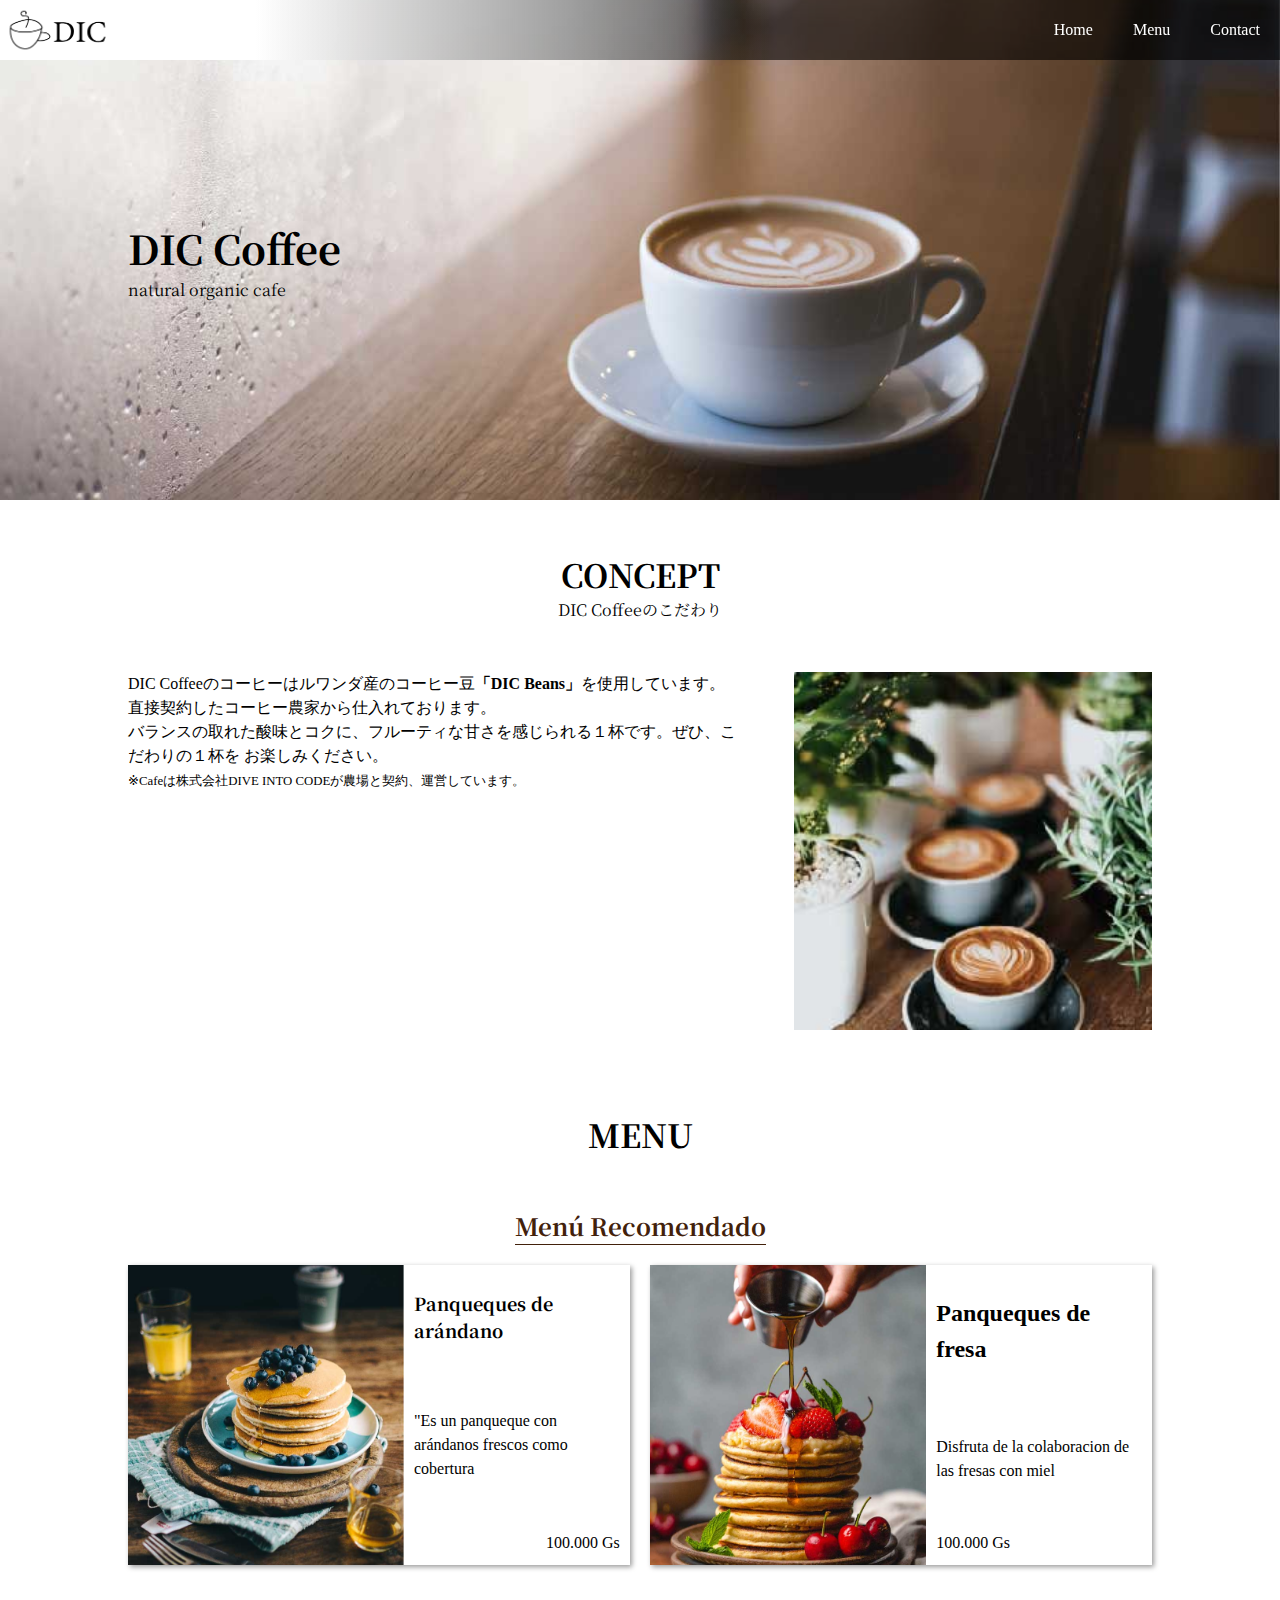
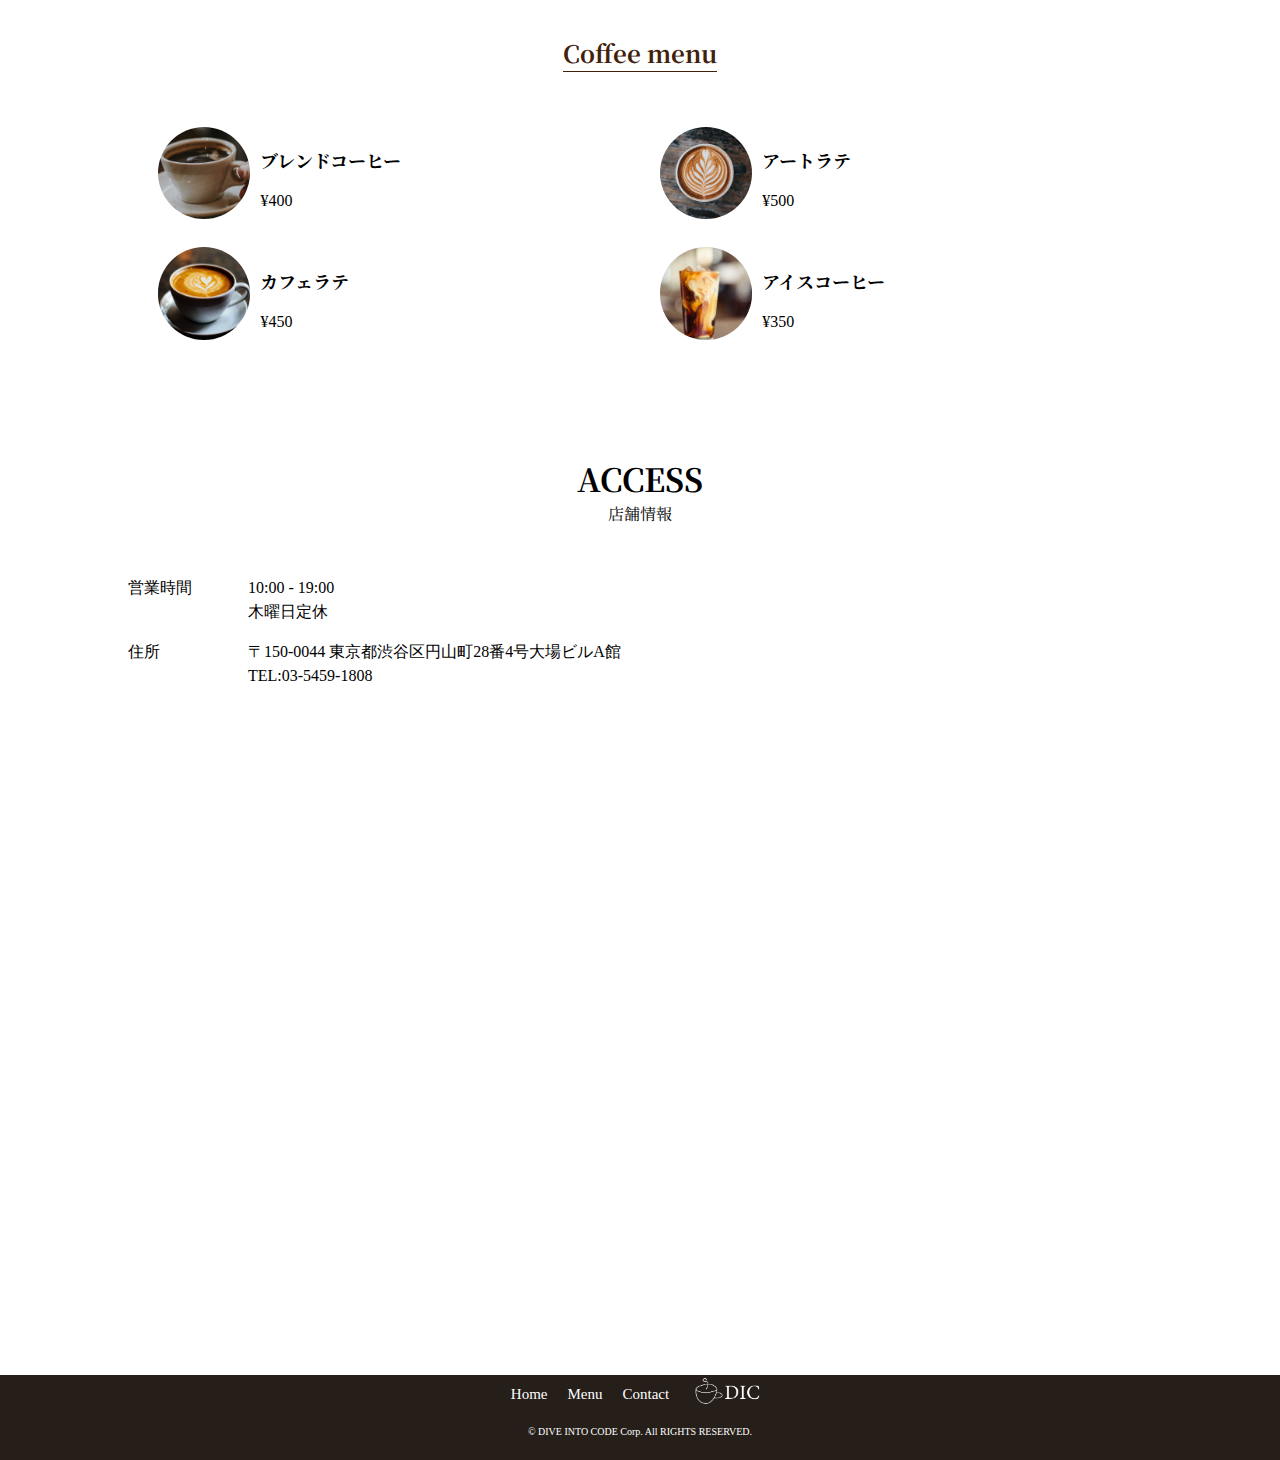
<file: index.html>
<!DOCTYPE html>
<html>
  <head>
    <title>DIC cafe</title>
    <link href="css/nomalize.css" rel="stylesheet">
    <link href="css/main.css" rel="stylesheet">
    <link href="https://fonts.googleapis.com/css2?family=Noto+Serif+JP:wght@400;700&display=swap" rel="stylesheet">
  </head>
  <body>
    <header>
      <nav class="header_nav">
        <a href="index.html" class="logo"><img src="images/sample_logo_k.png"></a>
        <ul class="global_nav">
          <a href="index.html" class="global_nav_item">
            <li>Home</li>
          </a>
          <a href="menu.html" class="global_nav_item">
            <li>Menu</li>
          </a>
          <a href="contact.html" class="global_nav_item">
            <li>Contact</li>
          </a>
        </ul>
      </nav>
      <div class="key section_inner">
        <h1>DIC Coffee</h1>
        <p>natural organic cafe</p>
      </div>
    </header>
    <section>
      <article class="section_inner">
        <div class="section_title">
          <h1>CONCEPT</h1>
          <p>DIC Coffeeのこだわり</p>
        </div>
        <div class="concept_inner">
          <p class="concept_content">
            DIC Coffeeのコーヒーはルワンダ産のコーヒー豆<strong>「DIC Beans」</strong>を使用しています。<br>
            直接契約したコーヒー農家から仕入れております。<br>
            バランスの取れた酸味とコクに、フルーティな甘さを感じられる１杯です。ぜひ、こだわりの１杯を
            お楽しみください。<br>
            <small>※Cafeは株式会社DIVE INTO CODEが農場と契約、運営しています。</small>
          </p>
          <img src="images/sample_concept.jpg" class="concept_image">
        </div>
      </article>
      <article class="section_inner menu_section">
        <div class="section_title">
          <h1>MENU</h1>
        </div>
        <section>
            <div class="center">
              <h1 class="menu_title">Menú Recomendado</h1>
            </div>
            <ul class="menu_list_recommended">
              <li class="menu_item_recommended">
                <div class="menu_item_content">
                  <h2 class="menu_item_title">Panqueques de arándano</h2>
                  <p>"Es un panqueque con arándanos frescos como cobertura</p>
                  <p style="text-align: right;">100.000 Gs</p>
                </div>
                <img src="images/sample_pancake1.jpg" class="menu_item_image">
              </li>
              <li class="menu_item_recommended">
                <div class="menu_item_content">
                  <h2>Panqueques de fresa</h2>
                  <p> Disfruta de la colaboracion de las fresas con miel</p>
                  <p>100.000 Gs</p>
                </div>
                <img src="images/sample_pancake2.jpg" class="menu_item_image">
              </li>
            </ul>
          </section>
        <section>
          <div class="center">
            <h1 class="menu_title">Coffee menu</h1>
          </div>
          <ul class="menu_list coffee_menu">
            <li class="caffee_menu_list_item">
              <div class="caffee_menu_content">
                <h2 class="menu_item_title">ブレンドコーヒー</h2>
                <p class="caffee_menu_price">¥400</p>
              </div>
              <img src="images/sample_cafe1.jpg" class="caffee_menu_image">
            </li>
            <li class="caffee_menu_list_item">
              <div class="caffee_menu_content">
                <h2 class="menu_item_title">アートラテ</h2>
                <p class="caffee_menu_price">¥500</p>
              </div>
              <img src="images/sample_cafe2.jpg" class="caffee_menu_image">
            </li>
            <li class="caffee_menu_list_item">
              <div class="caffee_menu_content">
                <h2 class="menu_item_title">カフェラテ</h2>
                <p class="caffee_menu_price">¥450</p>
              </div>
              <img src="images/sample_cafe3.jpg" class="caffee_menu_image">
            </li>
            <li class="caffee_menu_list_item">
              <div class="caffee_menu_content">
                <h2 class="menu_item_title">アイスコーヒー</h2>
                <p class="caffee_menu_price">¥350</p>
              </div>
              <img src="images/sample_cafe4.jpg" class="caffee_menu_image">
            </li>
          </ul>
        </section>
      </article>
      <article class="section_inner">
        <div class="section_title">
          <h1>ACCESS</h1>
          <p>店舗情報</p>
        </div>
        <dl class="info">
          <dt class="info_title">営業時間</dt>
          <dd>10:00 - 19:00<br>木曜日定休</dd>
        </dl>
        <dl class="info">
          <dt class="info_title">住所</dt>
          <dd>
            〒150-0044 東京都渋谷区円山町28番4号大場ビルA館<br>
            TEL:03-5459-1808
          </dd>
        </dl>
        <div class="frame_area">
          <iframe src="https://www.google.com/maps/embed?pb=!1m18!1m12!1m3!1d5723.1768465004225!2d139.69187157100714!3d35.65611896498496!2m3!1f0!2f0!3f0!3m2!1i1024!2i768!4f13.1!3m3!1m2!1s0x60188b55bb763035%3A0xce78de49371df292!2z44CSMTUwLTAwNDQg5p2x5Lqs6YO95riL6LC35Yy65YaG5bGx55S677yS77yY4oiS77yU!5e0!3m2!1sja!2sjp!4v1467122697560" id="map" class="frame_child" frameborder="0" style="border:0" allowfullscreen="allowfullscreen"></iframe>
        </div>
      </article>
    </section> 
    <footer class="footer">
      <nav>
        <ul class="footer_nav">
          <a href="index.html" class="footer_nav_item">
            <li>Home</li>
          </a>
          <a href="menu.html" class="footer_nav_item">
            <li>Menu</li>
          </a>
          <a href="contact.html" class="footer_nav_item">
            <li>Contact</li>
          </a>
          <a href="index.html" class="footer_nav_item">
            <li>
              <img src="images/sample_logo_w.png" class="footer_logo">
            </li>
          </a>
        </ul>
      </nav>
      <p class="footer_right">© DIVE INTO CODE Corp. All RIGHTS RESERVED.</p>
    </footer>
  </body>
</html>
</file>
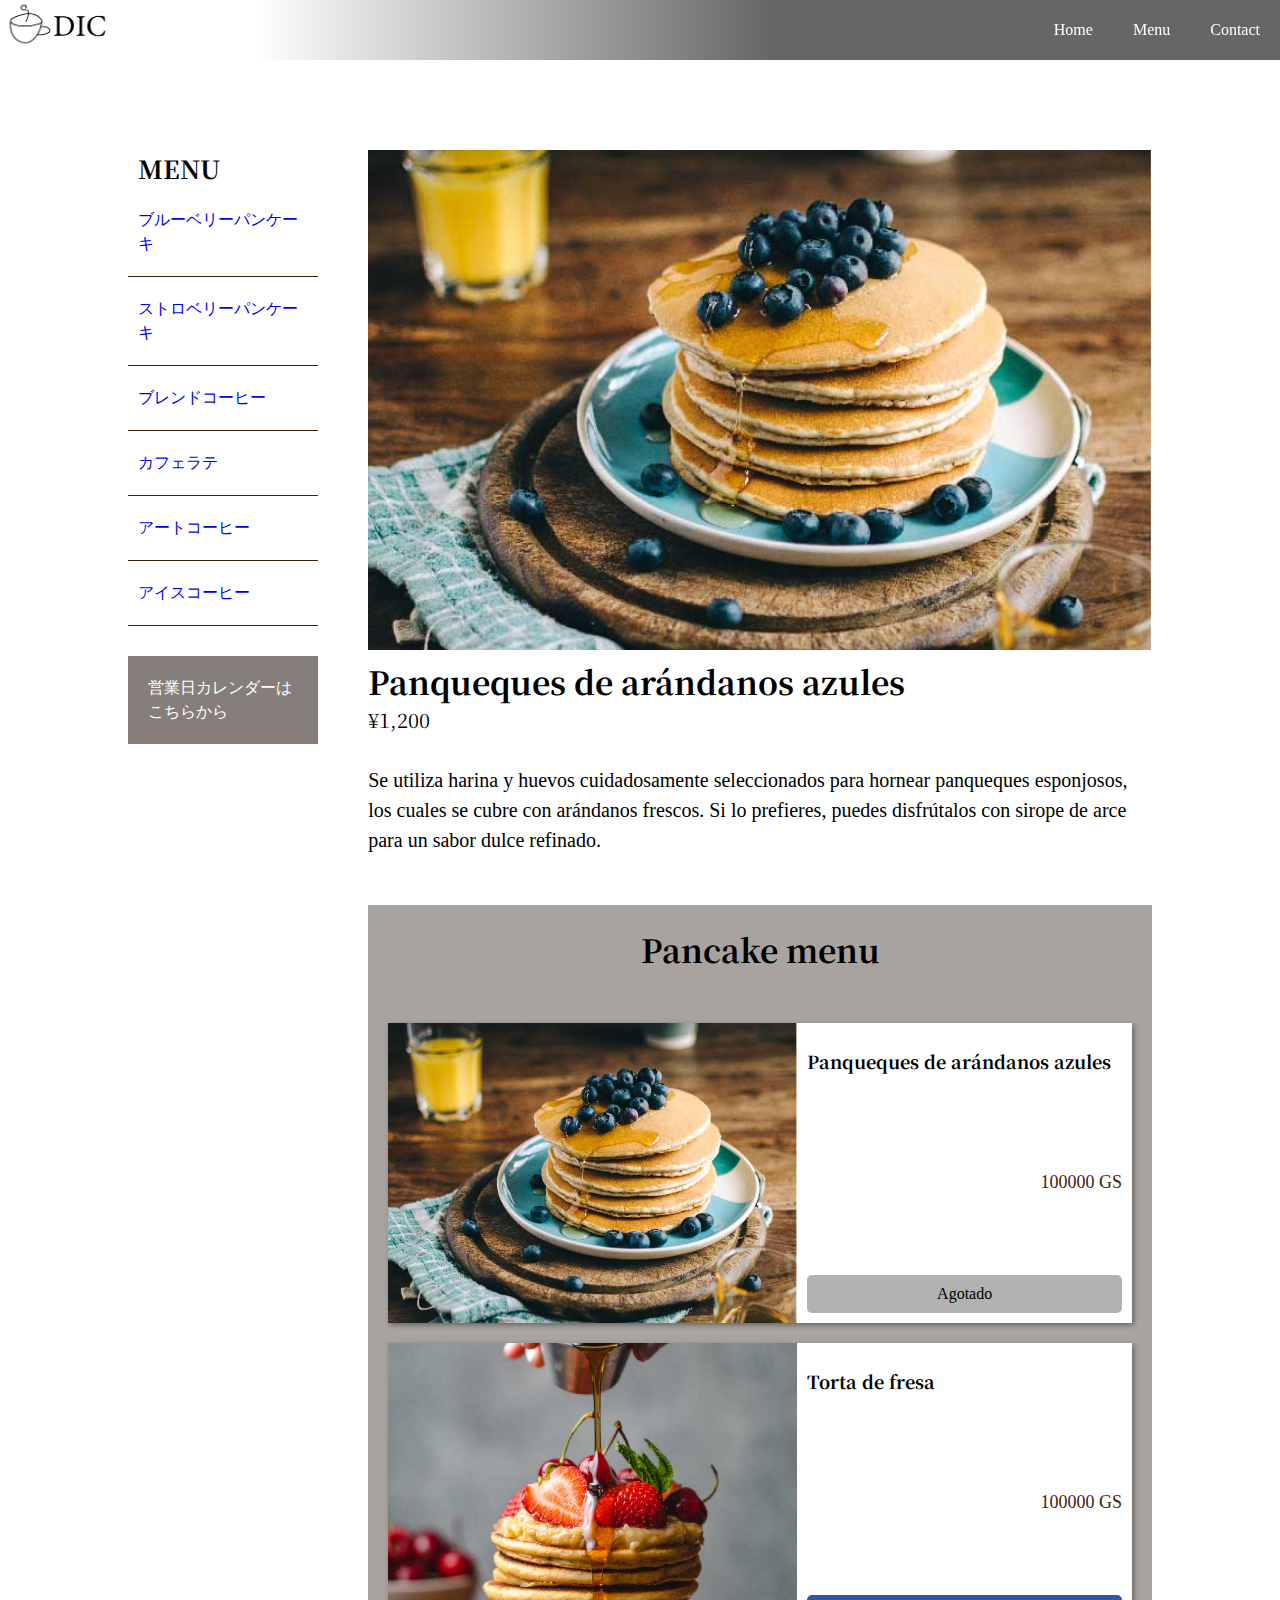
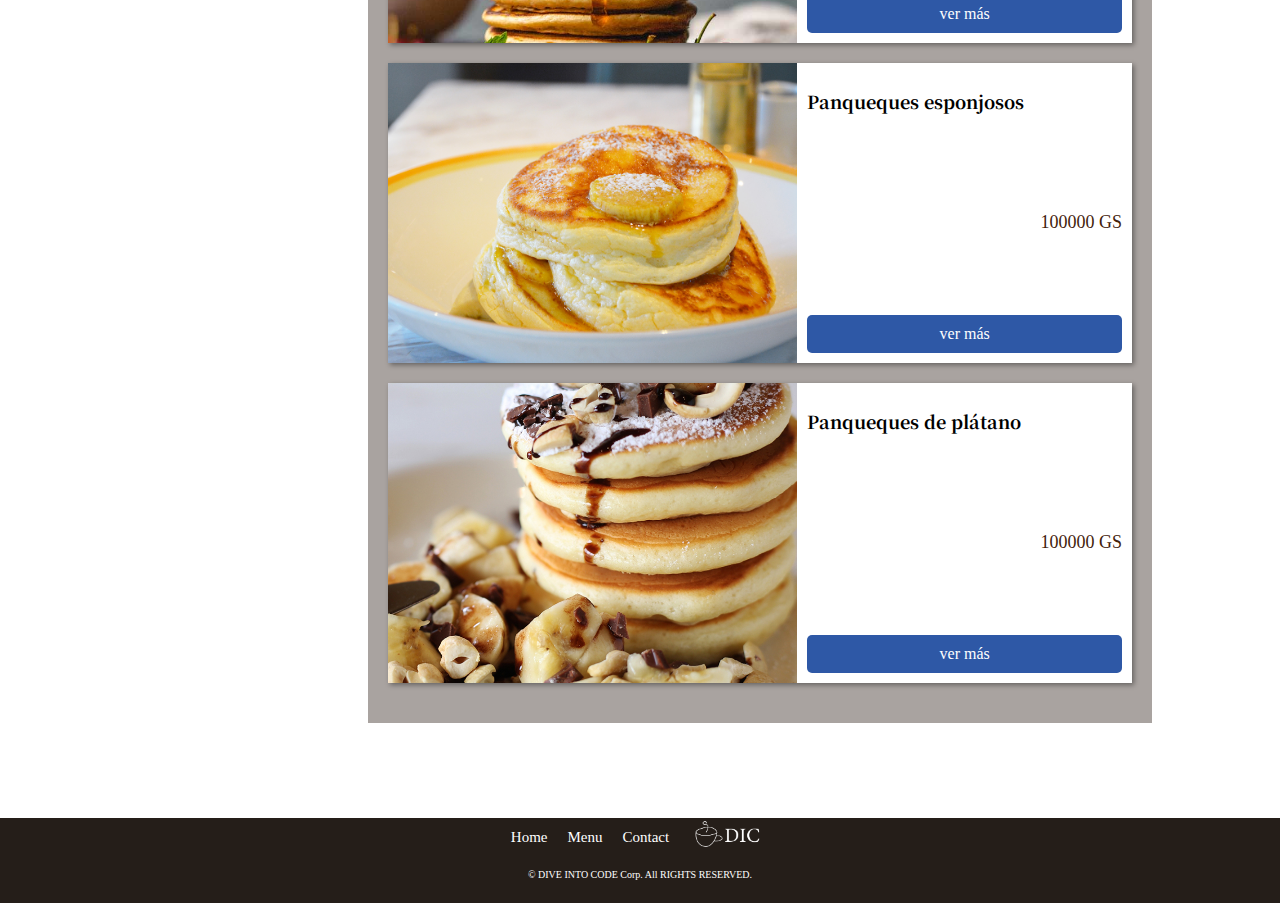
<file: menu.html>
<!DOCTYPE html>
<html>

<head>
  <title>DIC cafe</title>
  <link href="css/nomalize.css" rel="stylesheet">
  <link href="css/main.css" rel="stylesheet">
  <link href="https://fonts.googleapis.com/css2?family=Noto+Serif+JP:wght@400;700&display=swap" rel="stylesheet">
</head>

<body>
  <header>
    <nav class="header_nav">
      <a href="index.html"><img src="images/sample_logo_k.png" class="logo"></a>
      <ul class="global_nav">
        <a href="index.html" class="global_nav_item">
          <li>Home</li>
        </a>
        <a href="menu.html" class="global_nav_item">
          <li>Menu</li>
        </a>
        <a href="contact.html" class="global_nav_item">
          <li>Contact</li>
        </a>
      </ul>
    </nav>
    <div class="menu_key section_inner">
    </div>
  </header>
  <div class="wrapper section_inner">
    <nav class="side_menu">
      <h1 class="side_menu_title">MENU</h1>
      <ul>
        <a href="blueberry_pancakes.html" class="side_menu_item">
          <li>ブルーベリーパンケーキ</li>
        </a>
        <a href="strawberry_pancakes.html" class="side_menu_item">
          <li>ストロベリーパンケーキ</li>
        </a>
        <a href="#" class="side_menu_item">
          <li>ブレンドコーヒー</li>
        </a>
        <a href="#" class="side_menu_item">
          <li>カフェラテ</li>
        </a>
        <a href="#" class="side_menu_item">
          <li>アートコーヒー</li>
        </a>
        <a href="#" class="side_menu_item">
          <li>アイスコーヒー</li>
        </a>
      </ul>
      <aside class="side_ad">
        営業日カレンダーはこちらから
      </aside>
    </nav>
    <article class="main">
      <section>
        <img src="images/sample_pancake1.jpg" class="menu_image">
        <h1 class="menu_name">Panqueques de arándanos azules</h1>
        <p class="menu_price">¥1,200</p>
        <p style="font-size: 20px;">
          Se utiliza harina y huevos cuidadosamente seleccionados para hornear panqueques esponjosos, los cuales se cubre con arándanos frescos. 
          Si lo prefieres, puedes disfrútalos con sirope de arce para un sabor dulce refinado.
        </p>
      </section>
      <section class="pancake_menu">
        <h1 class="section_title">Pancake menu</h1>
        <ul class="menu">
          <li class="menu_item">
            <div class="menu_item_content">
              <h2 class="menu_item_title">Panqueques de arándanos azules</h2>
              <p class="menu_item_price">100000 GS</p>
              <button class="btn btn-disabled">Agotado</button>
            </div>
            <img src="images/sample_pancake1.jpg" class="menu_item_image">
          </li>
          <li class="menu_item">
            <div class="menu_item_content">
              <h2 class="menu_item_title">Torta de fresa</h2>
              <p class="menu_item_price">100000 GS</p>
              <button class="btn btn-detail">ver más</button>
            </div>
            <img src="images/sample_pancake2.jpg" class="menu_item_image">
          </li>
          <li class="menu_item">
            <div class="menu_item_content">
              <h2 class="menu_item_title">Panqueques esponjosos</h2>
              <p class="menu_item_price">100000 GS</p>
              <button class="btn btn-detail">ver más</button>
            </div>
            <img src="images/sample_pancake3.jpg" class="menu_item_image">
          </li>
          <li class="menu_item">
            <div class="menu_item_content">
              <h2 class="menu_item_title">Panqueques de plátano</h2>
              <p class="menu_item_price">100000 GS</p>
              <button class="btn btn-detail">ver más</button>
            </div>
            <img src="images/sample_pancake4.jpg" class="menu_item_image">
          </li>
        </ul>
      </section>
    </article>
  </div>
  <footer class="footer">
    <nav>
      <ul class="footer_nav">
        <a href="index.html" class="footer_nav_item">
          <li>Home</li>
        </a>
        <a href="menu.html" class="footer_nav_item">
          <li>Menu</li>
        </a>
        <a href="contact.html" class="footer_nav_item">
          <li>Contact</li>
        </a>
        <a href="index.html" class="footer_nav_item">
          <li>
            <img src="images/sample_logo_w.png" class="footer_logo">
          </li>
        </a>
      </ul>
    </nav>
    <p class="footer_right">© DIVE INTO CODE Corp. All RIGHTS RESERVED.</p>
  </footer>
</body>

</html>
</file>
<file: css/nomalize.css>
/*! normalize.css v8.0.1 | MIT License | github.com/necolas/normalize.css */

/* Document
   ========================================================================== */

/**
 * 1. Correct the line height in all browsers.
 * 2. Prevent adjustments of font size after orientation changes in iOS.
 */

 html {
    line-height: 1.5; /* 1 */
    -webkit-text-size-adjust: 100%; /* 2 */
  }
  
  /* Sections
     ========================================================================== */
  
  /**
   * Remove the margin in all browsers.
   */
  
  body {
    margin: 0;
  }
  
  /**
   * Render the `main` element consistently in IE.
   */
  
  main {
    display: block;
  }
  
  /**
   * Correct the font size and margin on `h1` elements within `section` and
   * `article` contexts in Chrome, Firefox, and Safari.
   */
  
  h1 {
    font-size: 2em;
    margin: 0;
  }
  li {
    list-style: none;
  }
  p, ul {
    margin: 0;
    padding: 0;
  }
  div,li {
    box-sizing: border-box;
  }
  
  
  /* Grouping content
     ========================================================================== */
  
  /**
   * 1. Add the correct box sizing in Firefox.
   * 2. Show the overflow in Edge and IE.
   */
  
  hr {
    box-sizing: content-box; /* 1 */
    height: 0; /* 1 */
    overflow: visible; /* 2 */
  }
  
  /**
   * 1. Correct the inheritance and scaling of font size in all browsers.
   * 2. Correct the odd `em` font sizing in all browsers.
   */
  
  pre {
    font-family: monospace, monospace; /* 1 */
    font-size: 1em; /* 2 */
  }
  
  /* Text-level semantics
     ========================================================================== */
  
  /**
   * Remove the gray background on active links in IE 10.
   */
  
  a {
    background-color: transparent;
  }
  
  /**
   * 1. Remove the bottom border in Chrome 57-
   * 2. Add the correct text decoration in Chrome, Edge, IE, Opera, and Safari.
   */
  
  abbr[title] {
    border-bottom: none; /* 1 */
    text-decoration: underline; /* 2 */
    text-decoration: underline dotted; /* 2 */
  }
  
  /**
   * Add the correct font weight in Chrome, Edge, and Safari.
   */
  
  b,
  strong {
    font-weight: bolder;
  }
  
  /**
   * 1. Correct the inheritance and scaling of font size in all browsers.
   * 2. Correct the odd `em` font sizing in all browsers.
   */
  
  code,
  kbd,
  samp {
    font-family: monospace, monospace; /* 1 */
    font-size: 1em; /* 2 */
  }
  
  /**
   * Add the correct font size in all browsers.
   */
  
  small {
    font-size: 80%;
  }
  
  /**
   * Prevent `sub` and `sup` elements from affecting the line height in
   * all browsers.
   */
  
  sub,
  sup {
    font-size: 75%;
    line-height: 0;
    position: relative;
    vertical-align: baseline;
  }
  
  sub {
    bottom: -0.25em;
  }
  
  sup {
    top: -0.5em;
  }
  
  /* Embedded content
     ========================================================================== */
  
  /**
   * Remove the border on images inside links in IE 10.
   */
  
  img {
    border-style: none;
  }
  
  /* Forms
     ========================================================================== */
  
  /**
   * 1. Change the font styles in all browsers.
   * 2. Remove the margin in Firefox and Safari.
   */
  
  button,
  input,
  optgroup,
  select,
  textarea {
    font-family: inherit; /* 1 */
    font-size: 100%; /* 1 */
    line-height: 1.15; /* 1 */
    margin: 0; /* 2 */
  }
  
  /**
   * Show the overflow in IE.
   * 1. Show the overflow in Edge.
   */
  
  button,
  input { /* 1 */
    overflow: visible;
  }
  
  /**
   * Remove the inheritance of text transform in Edge, Firefox, and IE.
   * 1. Remove the inheritance of text transform in Firefox.
   */
  
  button,
  select { /* 1 */
    text-transform: none;
  }
  
  /**
   * Correct the inability to style clickable types in iOS and Safari.
   */
  
  button,
  [type="button"],
  [type="reset"],
  [type="submit"] {
    -webkit-appearance: button;
  }
  
  /**
   * Remove the inner border and padding in Firefox.
   */
  
  button::-moz-focus-inner,
  [type="button"]::-moz-focus-inner,
  [type="reset"]::-moz-focus-inner,
  [type="submit"]::-moz-focus-inner {
    border-style: none;
    padding: 0;
  }
  
  /**
   * Restore the focus styles unset by the previous rule.
   */
  
  button:-moz-focusring,
  [type="button"]:-moz-focusring,
  [type="reset"]:-moz-focusring,
  [type="submit"]:-moz-focusring {
    outline: 1px dotted ButtonText;
  }
  
  /**
   * Correct the padding in Firefox.
   */
  
  fieldset {
    padding: 0.35em 0.75em 0.625em;
  }
  
  /**
   * 1. Correct the text wrapping in Edge and IE.
   * 2. Correct the color inheritance from `fieldset` elements in IE.
   * 3. Remove the padding so developers are not caught out when they zero out
   *    `fieldset` elements in all browsers.
   */
  
  legend {
    box-sizing: border-box; /* 1 */
    color: inherit; /* 2 */
    display: table; /* 1 */
    max-width: 100%; /* 1 */
    padding: 0; /* 3 */
    white-space: normal; /* 1 */
  }
  
  /**
   * Add the correct vertical alignment in Chrome, Firefox, and Opera.
   */
  
  progress {
    vertical-align: baseline;
  }
  
  /**
   * Remove the default vertical scrollbar in IE 10+.
   */
  
  textarea {
    overflow: auto;
  }
  
  /**
   * 1. Add the correct box sizing in IE 10.
   * 2. Remove the padding in IE 10.
   */
  
  [type="checkbox"],
  [type="radio"] {
    box-sizing: border-box; /* 1 */
    padding: 0; /* 2 */
  }
  
  /**
   * Correct the cursor style of increment and decrement buttons in Chrome.
   */
  
  [type="number"]::-webkit-inner-spin-button,
  [type="number"]::-webkit-outer-spin-button {
    height: auto;
  }
  
  /**
   * 1. Correct the odd appearance in Chrome and Safari.
   * 2. Correct the outline style in Safari.
   */
  
  [type="search"] {
    -webkit-appearance: textfield; /* 1 */
    outline-offset: -2px; /* 2 */
  }
  
  /**
   * Remove the inner padding in Chrome and Safari on macOS.
   */
  
  [type="search"]::-webkit-search-decoration {
    -webkit-appearance: none;
  }
  
  /**
   * 1. Correct the inability to style clickable types in iOS and Safari.
   * 2. Change font properties to `inherit` in Safari.
   */
  
  ::-webkit-file-upload-button {
    -webkit-appearance: button; /* 1 */
    font: inherit; /* 2 */
  }
  
  /* Interactive
     ========================================================================== */
  
  /*
   * Add the correct display in Edge, IE 10+, and Firefox.
   */
  
  details {
    display: block;
  }
  
  /*
   * Add the correct display in all browsers.
   */
  
  summary {
    display: list-item;
  }
  
  /* Misc
     ========================================================================== */
  
  /**
   * Add the correct display in IE 10+.
   */
  
  template {
    display: none;
  }
  
  /**
   * Add the correct display in IE 10.
   */
  
  [hidden] {
    display: none;
  }
</file>
<file: css/main.css>
@import 'bulma.css';
html {
  height: 100%;
}
body {
  position: relative;
  padding-bottom: 75px;
  min-height: 100%;
}
.center {
  text-align: center;
}

/* header */
.header_nav {
  background: linear-gradient(90deg, #fff 20%, rgba(0,0,0,.6) 60%);
  display: flex;
  justify-content: space-between;
  align-items: stretch;
  height: 60px;
  position: fixed;
  top: 0;
  width: 100%;
}
.logo {
  width: 120px;
  display: flex;
  align-items: center;
}
.logo img{
  width: 100%;
}
.global_nav {
  display: flex;
  justify-content: flex-end;
  align-items: stretch;
}
.global_nav_item {
  padding: 0 20px;
  display: flex;
  flex-direction: column;
  justify-content: center;
  color: #fff;
  text-decoration: none;
}
.global_nav_item:hover {
  background: #fff;
  color: #42210b;
}

/* footer */
.footer {
  width: 100%;
  background: #251e19;
  position: absolute;
  bottom: -75px;
  padding-bottom: 10px;
  height: 75px;
}
.footer_nav {
  display: flex;
  justify-content: center;
  margin-bottom: 10px;
}
.footer_nav_item {
  padding: 0 10px;
  display: flex;
  flex-direction: column;
  justify-content: center;
  color: white;
  text-decoration: none;
  font-size: 15px;
}
.footer_logo {
  width: 80px;
}
.footer_right {
  color: white;
  text-align: center;
  font-size: 10px;
}

/* キービジュアル */
.key {
  height: 500px;
  background: center / cover no-repeat url("../images/sample_key.jpg");
  display: flex;
  flex-direction: column;
  justify-content: center;
  font-family: 'Noto Serif JP', serif;
}
.key h1{
  font-size: 2.5rem;
}

/* コンセプトセクション */
.concept_inner {
  display: flex;
  justify-content: space-between;
}
.concept_content {
  width: 60%;
}
.concept_image {
  width: 35%;
}

/* セクション共通 */
.section_inner {
  padding: 50px 10% 30px;
}
.section_title {
  font-family: 'Noto Serif JP', serif;
  text-align: center;
  margin-bottom: 50px;
}

/* 店舗情報セクション */
.info {
  display: flex;
}
.info_title {
  width: 80px;
}
.frame_area {
  position: relative;
  width: 100%;
  padding-top: 56.25%;
}
.frame_child{
  position: absolute;
  top: 0;
  right: 0;
  width: 100%;
  height: 100%;
}

/* メニューセクション */
.menu_section {
  background: url("../images/sample_menu_bg.jpg") no-repeat bottom;
  background-attachment: fixed;
}
.menu_title {
  display: inline-block;
  font-family: 'Noto Serif JP', serif;
  text-align: center;
  font-size: 1.5rem;
  color: #42210b;
  border-bottom: solid #42210b 1px;
  margin-bottom: 20px;
}

.coffee_menu {
  background: #fff;
  padding: 20px;
}
.caffee_menu_list_item {
  width: 49%;
  display: flex;
  flex-direction: row-reverse;
  align-items: center;
  padding: 10px;
}
.caffee_menu_image {
  width: 20%;
  border-radius: 50%;
}
.caffee_menu_content {
  width: 80%;
  padding: 10px;
}


/* メニューページ */
.menu_key {
  height: 100px;
  /*background: url("../images/sample_key.jpg") no-repeat center;*/
  background-size: cover;
}
.wrapper {
  display: flex;
}
.main {
  padding: 0 0 0 50px;
  width: calc(100% - 200px);
}

/* メニューページ - サイドメニュー */
.side_menu {
  width: 200px;
}
.side_menu_title {
  font-family: 'Noto Serif JP', serif;
  font-size: 25px;
  padding-left: 10px;
}
.side_menu_item {
  padding: 20px 10px;
  border-bottom: solid #42210b 1px;
  display: block;
  text-decoration: none;
}
.side_menu_item:hover {
  background: rgba(83,71,65,.3);
}
.side_ad {
  color: #fff;
  background: rgba(83,71,65,.7);
  padding: 20px;
  margin: 30px 0;
}

.menu_image {
  width: 100%;
  height: 500px;
  object-fit: cover;
}
.menu_name {
  font-family: 'Noto Serif JP', serif;
}
.menu_price {
  font-family: 'Noto Serif JP', serif;
  font-size: 20px;
  margin-bottom: 30px;
}

.pancake_menu {
  background: rgba(83,71,65,.5);
  padding: 20px;
  margin-top: 50px;
}

/* メニューアイテムコンポーネント */
.menu_list {
  display: flex;
  justify-content: space-between;
  flex-wrap: wrap;
}

.menu_item {
  width: 100%;
  display: flex;
  flex-direction: row-reverse;
  box-shadow: 2px 2px 5px rgba(0,0,0,0.4);
  margin-bottom: 20px;
}
.menu_item_recommended{
  width: 49%;
  display: flex;
  flex-direction: row-reverse;
  box-shadow: 2px 2px 5px rgba(0,0,0,0.4);
  margin-bottom: 20px;
}

.menu_list_recommended {
  display: flex;
  justify-content: space-between;
  flex-wrap: wrap;
  padding-bottom: 50px;
}

.menu_item_content {
  width: 45%;
  padding: 10px;
  display: flex;
  flex-direction: column;
  justify-content: space-between;
  background: #fff;
}
.menu_item_image {
  width: 55%;
  object-fit: cover;
  height: 300px;
}
.menu_item_price {
  color: #42210b;
  font-size: 18px;
  text-align: right;
}

.menu_item_title {
  font-size: 18px;
  font-family: 'Noto Serif JP', serif;
}

/* ボタンコンポーネント */
.btn {
  padding: 10px 20px;
  border: none;
  border-radius: 5px;
}
.btn-detail {
  background:#2e58a6;
  color: #fff;
}
.btn-disabled {
  background: rgba(0,0,0,0.3);
}
</file>
